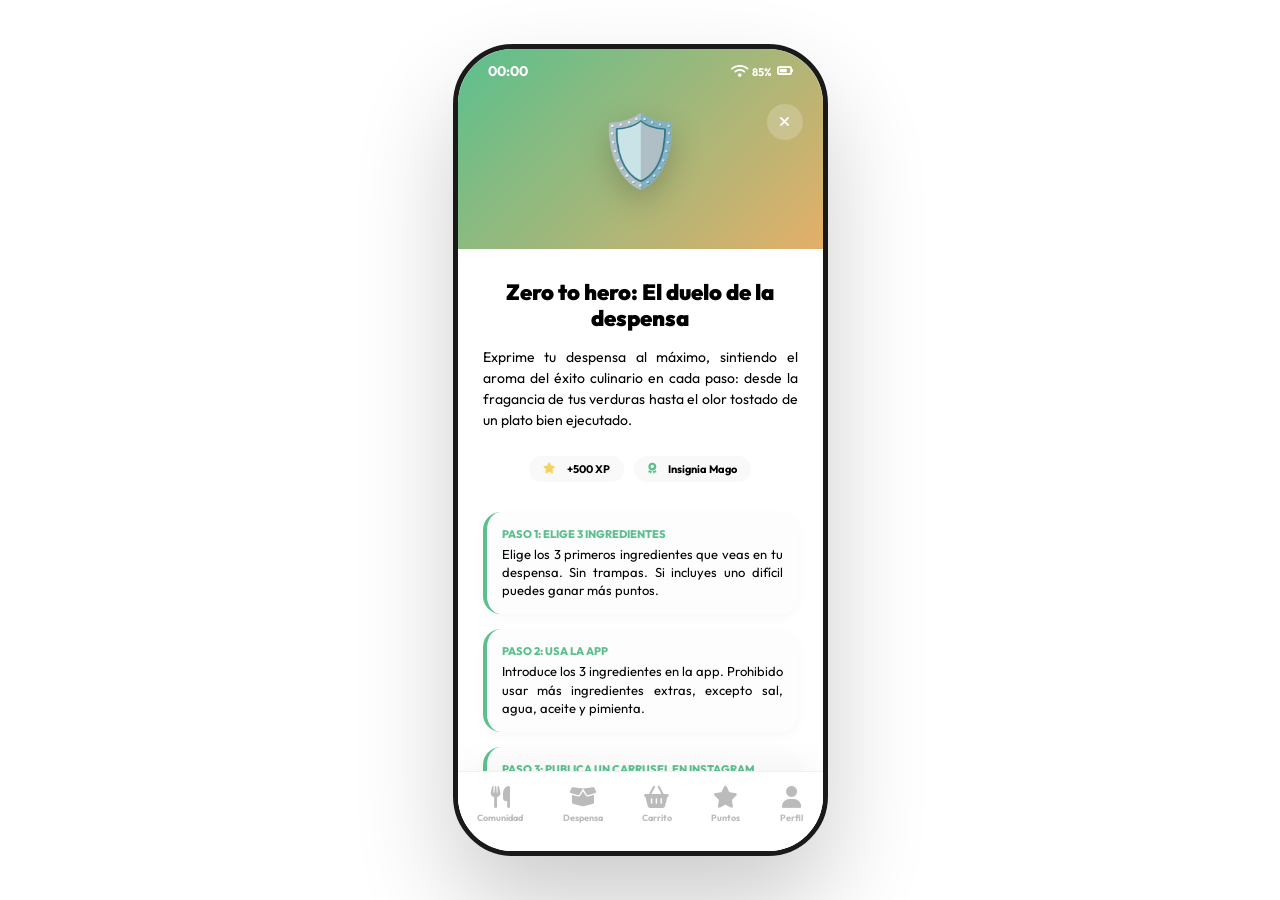
<file: challenge-hero.html>
<!DOCTYPE html>
<html lang="es">
<head>
    <meta charset="UTF-8">
    <meta name="viewport" content="width=device-width, initial-scale=1.0">
    <title>Reto: Zero to hero</title>
    <link href="https://fonts.googleapis.com/css2?family=Outfit:wght@300;400;600;700;800&display=swap" rel="stylesheet">
    <link rel="stylesheet" href="https://cdnjs.cloudflare.com/ajax/libs/font-awesome/6.4.0/css/all.min.css">
    <link rel="icon" type="image/png"
        href="https://github.com/mardellop/Pantry-Chef/blob/main/PantryChef%20Logo.png?raw=true">
    <style>
        :root {
            --primary: #5BC08E;
            --secondary: #FF8A5C;
            --accent: #FFD25A;
            --text: #1a1a1a;
            --bg: #f8f9fa;
        }

        * {
            margin: 0;
            padding: 0;
            box-sizing: border-box;
            font-family: 'Outfit', sans-serif;
        }

        body {
            background-color: #fff;
            display: flex;
            justify-content: center;
            align-items: center;
            min-height: 100vh;
            overflow: hidden;
            color: #000;
        }

        /* Phone Frame */
        .phone-frame {
            height: 812px;
            max-height: 95vh;
            width: auto;
            aspect-ratio: 375 / 812;
            background: #fff;
            border: 5px solid #1a1a1a;
            border-radius: 60px;
            position: relative;
            overflow: hidden;
            box-shadow: 0 50px 100px rgba(0,0,0,0.2);
            display: flex;
            flex-direction: column;
        }

        .status-bar {
            height: 44px;
            padding: 0 30px;
            display: flex;
            justify-content: space-between;
            align-items: center;
            font-size: 14px;
            font-weight: 700;
            color: #fff;
            position: absolute;
            top: 0;
            width: 100%;
            z-index: 1000;
        }

        .notch {
            width: 160px;
            height: 30px;
            background: #1a1a1a;
            border-bottom-left-radius: 20px;
            border-bottom-right-radius: 20px;
        }

        .app-container {
            flex: 1;
            overflow-y: auto;
            scrollbar-width: none;
            background: #fff;
            padding-bottom: 90px; /* Space for the navigation bar */
        }

        .app-container::-webkit-scrollbar {
            display: none;
        }

        .challenge-hero {
            height: 200px;
            background: linear-gradient(135deg, var(--primary), #e4af68);
            display: flex;
            align-items: center;
            justify-content: center;
            position: relative;
            color: #fff;
        }

        .challenge-emoji {
            font-size: 70px;
            filter: drop-shadow(0 10px 15px rgba(0,0,0,0.2));
        }

        .content {
            padding: 30px 25px;
            text-align: center;
        }

        .tag {
            font-size: 10px;
            font-weight: 800;
            color: var(--primary);
            text-transform: uppercase;
            letter-spacing: 1.5px;
            margin-bottom: 8px;
            display: block;
        }

        h1 {
            font-size: 22px;
            font-weight: 900;
            line-height: 1.2;
            margin-bottom: 15px;
        }

        .desc {
            font-size: 14px;
            color: #000;
            margin-bottom: 25px;
            line-height: 1.5;
            text-align: justify;
        }

        /* Phase Styles */
        .phases-container {
            margin-top: 30px;
            text-align: left;
        }

        .phase-card {
            background: #fdfdfd;
            border-radius: 18px;
            padding: 15px;
            margin-bottom: 15px;
            border-left: 4px solid var(--primary);
            box-shadow: 0 4px 12px rgba(0,0,0,0.03);
        }

        .phase-card h5 {
            font-size: 11px;
            color: var(--primary);
            font-weight: 800;
            margin-bottom: 4px;
            text-transform: uppercase;
        }

        .phase-card p {
            font-size: 13px;
            line-height: 1.4;
            color: #000;
            text-align: justify;
        }

        .rankings-box {
            margin-top: 30px;
            background: #fff;
            border: 1px dashed #ccc;
            border-radius: 20px;
            padding: 20px;
            text-align: left;
        }

        .rankings-box h5 {
            font-size: 12px;
            color: #888;
            margin-bottom: 12px;
            text-transform: uppercase;
        }

        .rank-item {
            font-size: 12px;
            margin-bottom: 8px;
            line-height: 1.4;
            color: #000;
        }

        .rank-item span {
            font-weight: 800;
            color: var(--secondary);
        }

        .btn-accept {
            display: block;
            width: 100%;
            padding: 18px;
            background: var(--primary);
            color: #fff;
            border: none;
            border-radius: 20px;
            font-size: 14px;
            font-weight: 800;
            cursor: pointer;
            margin-top: 30px;
            box-shadow: 0 10px 20px rgba(91, 192, 142, 0.2);
            text-align: center;
            text-decoration: none;
        }

        .close-btn {
            position: absolute;
            top: 55px;
            right: 20px;
            width: 36px;
            height: 36px;
            background: rgba(255,255,255,0.2);
            backdrop-filter: blur(10px);
            border-radius: 50%;
            display: flex;
            align-items: center;
            justify-content: center;
            cursor: pointer;
            z-index: 1100;
            color: #fff;
            text-decoration: none;
            font-size: 14px;
        }

        .reward-pills {
            display: flex;
            justify-content: center;
            gap: 10px;
            margin-bottom: 20px;
        }

        .reward-pill {
            background: #f9f9f9;
            padding: 6px 14px;
            border-radius: 50px;
            font-size: 11px;
            font-weight: 700;
            display: flex;
            align-items: center;
            gap: 6px;
            color: #000;
        }
        .reward-pill i {
            margin-right: 6px;
        }

        /* Navigation Bar (Restored for Challenge View) */
        .nav-bar {
            height: 80px;
            background: #fff;
            border-top: 1px solid #f0f0f0;
            display: flex;
            justify-content: space-around;
            align-items: center;
            z-index: 1000;
            box-shadow: 0 -10px 30px rgba(0, 0, 0, 0.03);
            padding-bottom: 15px;
            position: absolute;
            bottom: 0;
            left: 0;
            right: 0;
        }

        .nav-item {
            color: #bbb;
            font-size: 22px;
            cursor: pointer;
            transition: all 0.3s cubic-bezier(0.175, 0.885, 0.32, 1.275);
            display: flex;
            flex-direction: column;
            align-items: center;
        }

        .nav-item.active {
            color: #5BC08E;
            transform: translateY(-5px);
        }

        .nav-item span {
            font-size: 9px;
            margin-top: 4px;
            font-weight: 700;
            color: #bbb; /* Explicitly grey text */
        }
    </style>
</head>
<body>

<div class="phone-frame">
        <div class="status-bar">
            <div class="status-left">
                <span id="current-time">00:00</span>
            </div>
            <div class="status-right">
                <i class="fas fa-wifi"></i>
                <span style="font-size: 11px; margin-right: 2px;">85%</span>
                <i class="fas fa-battery-three-quarters"></i>
            </div>
        </div>


        <a href="#" class="close-btn" onclick="event.preventDefault(); navToParent('profile');"><i class="fas fa-times"></i></a>

        <div class="app-container">
            <div class="challenge-hero">
                <div class="challenge-emoji">🛡️</div>
            </div>

            <div class="content">
                <h1>Zero to hero: El duelo de la despensa</h1>
                <p class="desc">Exprime tu despensa al máximo, sintiendo el aroma del éxito culinario en cada paso: desde la fragancia de tus verduras hasta el olor tostado de un plato bien ejecutado.</p>

                <div class="reward-pills">
                    <div class="reward-pill"><i class="fas fa-star" style="color: #f5d263;"></i> +500 XP</div>
                    <div class="reward-pill"><i class="fas fa-award" style="color: var(--primary);"></i> Insignia Mago</div>
                </div>

                <div class="phases-container">
                    <div class="phase-card">
                        <h5>PASO 1: ELIGE 3 INGREDIENTES</h5>
                        <p>Elige los 3 primeros ingredientes que veas en tu despensa. Sin trampas. Si incluyes uno difícil puedes ganar más puntos.</p>
                    </div>
                    <div class="phase-card">
                        <h5>PASO 2: USA LA APP</h5>
                        <p>Introduce los 3 ingredientes en la app. Prohibido usar más ingredientes extras, excepto sal, agua, aceite y pimienta.</p>
                    </div>
                    <div class="phase-card">
                        <h5>PASO 3: PUBLICA UN CARRUSEL EN INSTAGRAM</h5>
                        <p>Publica tu proceso: Haz una foto de los ingredientes usados, otro que enseñe la receta que ha generado Pantry Chef y, finalmente, otra imagen que muestre el resultado del plato. Es importante que uses el hashtag #PantryHero.</p>
                    </div>
                </div>

                <a href="#" class="btn-accept" onclick="event.preventDefault(); navToParent('profile');">¡ACEPTO EL RETO!</a>
                
                <div style="height: 40px;"></div>
            </div>
        </div>

        <!-- Navigation Bar (Bottom) -->
        <nav class="nav-bar">
            <div class="nav-item" onclick="navToParent('home')">
                <i class="fas fa-utensils"></i>
                <span>Comunidad</span>
            </div>
            <div class="nav-item" onclick="navToParent('pantry')">
                <i class="fas fa-box-open"></i>
                <span>Despensa</span>
            </div>
            <div class="nav-item" onclick="navToParent('cart')">
                <i class="fas fa-shopping-basket"></i>
                <span>Carrito</span>
            </div>
            <div class="nav-item" onclick="navToParent('points')">
                <i class="fas fa-star"></i>
                <span>Puntos</span>
            </div>
            <div class="nav-item" onclick="navToParent('profile')">
                <i class="fas fa-user"></i>
                <span>Perfil</span>
            </div>
        </nav>
    </div>

    <script>
        function navToParent(screen) {
            console.log("Navigating to parent screen:", screen);
            try {
                const parentWin = window.parent || window.top;
                if (parentWin && typeof parentWin.showScreen === 'function') {
                    // Trigger sound in parent
                    if (parentWin.SoundEngine) parentWin.SoundEngine.navDing();
                    // Navigate parent
                    parentWin.showScreen(screen);
                    // Close overlay
                    if (typeof parentWin.closePageOverlay === 'function') {
                        parentWin.closePageOverlay();
                    }
                } else {
                    window.location.href = 'index.html';
                }
            } catch (e) {
                console.error("Navigation failed:", e);
                window.location.href = 'index.html';
            }
        }
    </script>
</body>
</html>
</file>
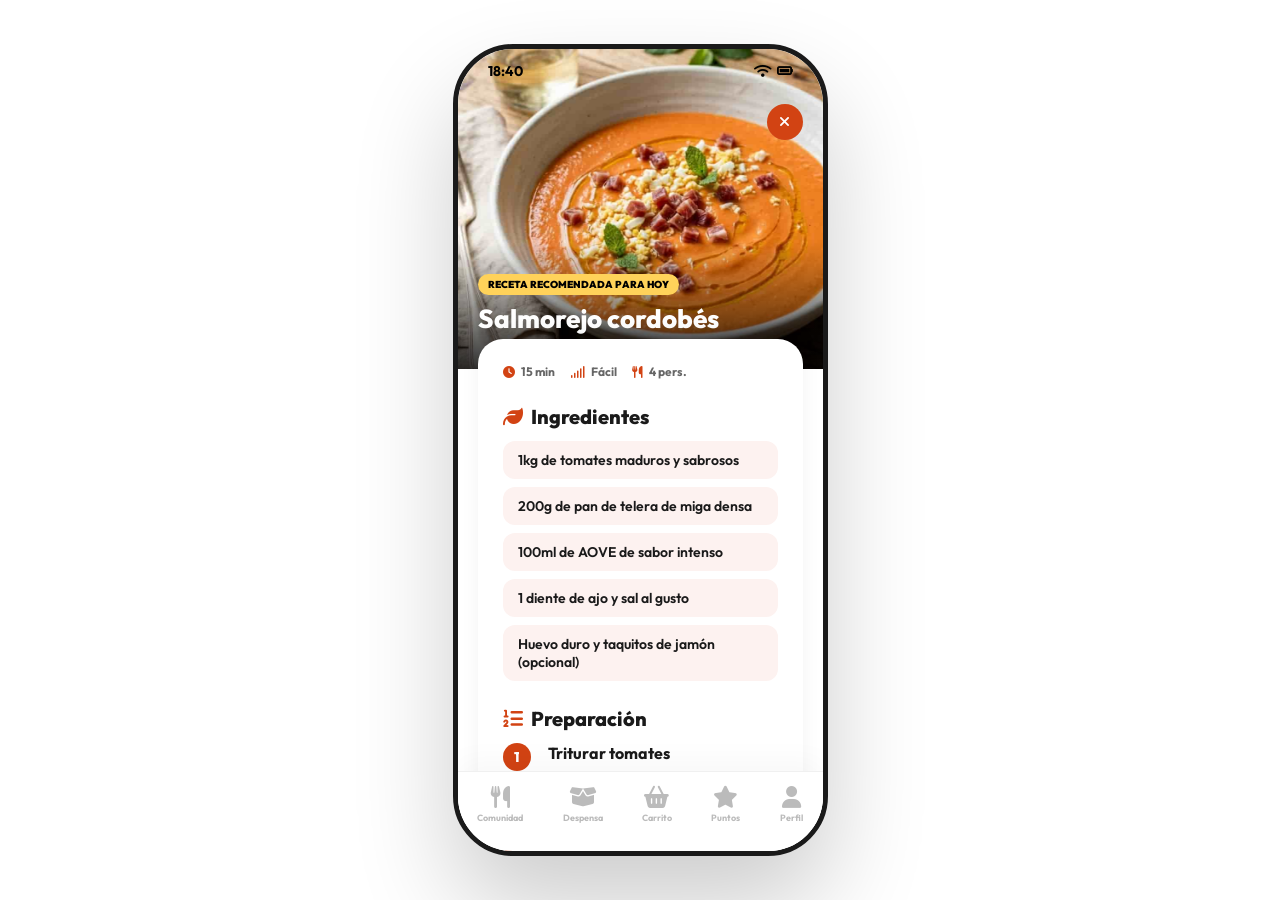
<file: salmorejo.html>
<!DOCTYPE html>
<html lang="es">
<head>
    <meta charset="UTF-8">
    <meta name="viewport" content="width=device-width, initial-scale=1.0">
    <title>Salmorejo cordobés</title>
    <link href="https://fonts.googleapis.com/css2?family=Outfit:wght@300;400;600;700;800&display=swap" rel="stylesheet">
    <link rel="stylesheet" href="https://cdnjs.cloudflare.com/ajax/libs/font-awesome/6.4.0/css/all.min.css">
    <link rel="icon" type="image/png"
        href="https://github.com/mardellop/Pantry-Chef/blob/main/PantryChef%20Logo.png?raw=true">
    <style>
        :root {
            --primary: #d24313;
            --accent: #FFD25A;
            --text: #1a1a1a;
            --bg: #f8f9fa;
        }

        * {
            margin: 0;
            padding: 0;
            box-sizing: border-box;
            font-family: 'Outfit', sans-serif;
        }

        body {
            background-color: #fff;
            display: flex;
            justify-content: center;
            align-items: center;
            min-height: 100vh;
            overflow: hidden;
            color: var(--text);
        }

        /* Phone Frame */
        .phone-frame {
            height: 812px;
            max-height: 95vh;
            width: auto;
            aspect-ratio: 375 / 812;
            background: #fff;
            border: 5px solid #1a1a1a;
            border-radius: 60px;
            position: relative;
            overflow: hidden;
            box-shadow: 0 50px 100px rgba(0,0,0,0.2);
            display: flex;
            flex-direction: column;
        }

        .status-bar {
            height: 44px;
            padding: 0 30px;
            display: flex;
            justify-content: space-between;
            align-items: center;
            font-size: 14px;
            font-weight: 700;
            color: #000;
            position: absolute;
            top: 0;
            width: 100%;
            z-index: 1000;
        }

        .notch {
            width: 160px;
            height: 30px;
            background: #1a1a1a;
            border-bottom-left-radius: 20px;
            border-bottom-right-radius: 20px;
        }

        .app-container {
            flex: 1;
            overflow-y: auto;
            scrollbar-width: none;
            background: #fff;
            padding-bottom: 90px; /* Space for the navigation bar */
        }

        .app-container::-webkit-scrollbar {
            display: none;
        }

        .hero {
            position: relative;
            height: 45%;
            min-height: 300px;
            overflow: hidden;
        }

        .hero img {
            width: 100%;
            height: 100%;
            object-fit: cover;
        }

        .hero-overlay {
            position: absolute;
            bottom: 0;
            left: 0;
            right: 0;
            padding: 30px 20px;
            background: linear-gradient(transparent, rgba(0,0,0,0.8));
            color: #fff;
        }

        .recipe-content {
            padding: 0 20px 40px;
            margin-top: -30px;
            position: relative;
        }

        .recipe-card {
            background: #fff;
            border-radius: 25px;
            padding: 25px;
            box-shadow: 0 -10px 20px rgba(0,0,0,0.05);
	    text-align: justify;
        }

        h1 {
            font-size: 26px;
            font-weight: 800;
            margin-bottom: 5px;
            line-height: 1.2;
        }

        .meta {
            display: flex;
            gap: 15px;
            margin-bottom: 25px;
            color: #666;
            font-size: 12px;
            font-weight: 700;
	    text-align: left;        
}

        .meta i {
            color: var(--primary);
            margin-right: 4px;
        }

        .section-title {
            font-size: 20px;
            font-weight: 800;
            margin: 25px 0 12px;
            display: flex;
            align-items: center;
            gap: 8px;
        }

        .section-title i {
            color: var(--primary);
        }

        .ingredient-list {
            list-style: none;
            display: flex;
            flex-direction: column;
            gap: 8px;
        }

        .ingredient-list li {
            padding: 10px 15px;
            background: #fdf2f0;
            border-radius: 12px;
            font-weight: 600;
            font-size: 14px;
	    text-align: left;
        }

        .steps {
            counter-reset: step;
        }

        .step-item {
            position: relative;
            padding-left: 45px;
            margin-bottom: 20px;
        }

        .step-item::before {
            counter-increment: step;
            content: counter(step);
            position: absolute;
            left: 0;
            top: 0;
            width: 28px;
            height: 28px;
            background: var(--primary);
            color: #fff;
            border-radius: 50%;
            display: flex;
            align-items: center;
            justify-content: center;
            font-weight: 800;
            font-size: 14px;
        }

        .step-item h4 {
            font-size: 16px;
            margin-bottom: 4px;
            font-weight: 700;
        }

        .step-item p {
            font-size: 14px;
            color: #555;
            line-height: 1.5;
        }

        .close-btn {
            position: absolute;
            top: 55px;
            right: 20px;
            width: 36px;
            height: 36px;
            background: #d24313;
            backdrop-filter: blur(10px);
            border-radius: 50%;
            display: flex;
            align-items: center;
            justify-content: center;
            cursor: pointer;
            z-index: 1100;
            color: #fff;
            text-decoration: none;
            font-size: 14px;
        }

        .premium-tag {
            background: var(--accent);
            color: #000;
            padding: 4px 10px;
            border-radius: 50px;
            font-size: 10px;
            font-weight: 900;
            display: inline-block;
            margin-bottom: 8px;
            text-transform: uppercase;
        }

        .intro {
            font-size: 14px;
            color: #666;
            margin-bottom: 10px;
            line-height: 1.6;
        }

        /* Navigation Bar (Restored for Recipe View) */
        .nav-bar {
            height: 80px;
            background: #fff;
            border-top: 1px solid #f0f0f0;
            display: flex;
            justify-content: space-around;
            align-items: center;
            z-index: 1000;
            box-shadow: 0 -10px 30px rgba(0, 0, 0, 0.03);
            padding-bottom: 15px;
            position: absolute;
            bottom: 0;
            left: 0;
            right: 0;
        }

        .nav-item {
            color: #bbb;
            font-size: 22px;
            cursor: pointer;
            transition: all 0.3s cubic-bezier(0.175, 0.885, 0.32, 1.275);
            display: flex;
            flex-direction: column;
            align-items: center;
        }

        .nav-item.active {
            color: #d24313;
            transform: translateY(-5px);
        }

        .nav-item span {
            font-size: 9px;
            margin-top: 4px;
            font-weight: 700;
        }
    </style>
</head>
<body>

    <div class="phone-frame">
        <div class="status-bar">
            <span>18:40</span>
            <div style="display: flex; gap: 5px; align-items: center;">
                <i class="fas fa-wifi"></i>
                <i class="fas fa-battery-full"></i>
            </div>
        </div>

        <a href="#" class="close-btn" onclick="event.preventDefault(); navToParent('profile');"><i class="fas fa-times"></i></a>

        <div class="app-container">
            <div class="hero">
                <img src="salmorejo-cordobes.png" alt="Salmorejo Cordobés">
                <div class="hero-overlay">
                    <span class="premium-tag">RECETA RECOMENDADA PARA HOY</span>
                    <h1>Salmorejo cordobés</h1>
                </div>
            </div>

            <div class="recipe-content">
                <div class="recipe-card">
                    <div class="meta">
                        <span><i class="fas fa-clock"></i> 15 min</span>
                        <span><i class="fas fa-signal"></i> Fácil</span>
                        <span><i class="fas fa-utensils"></i> 4 pers.</span>
                    </div>

                    <h3 class="section-title"><i class="fas fa-leaf"></i> Ingredientes</h3>
                    <ul class="ingredient-list">
                        <li>1kg de tomates maduros y sabrosos</li>
                        <li>200g de pan de telera de miga densa</li>
                        <li>100ml de AOVE de sabor intenso</li>
                        <li>1 diente de ajo y sal al gusto</li>
                        <li>Huevo duro y taquitos de jamón (opcional)</li>
                    </ul>

                    <h3 class="section-title"><i class="fas fa-list-ol"></i> Preparación</h3>
                    <div class="steps">
                        <div class="step-item">
                            <h4>Triturar tomates</h4>
                            <p>Lava bien los tomates y tritúralos hasta obtener una base espesa.</p>
                        </div>
                        <div class="step-item">
                            <h4>Añadir el pan</h4>
                            <p>Corta el pan y añádelo a los tomates. Deja que se empape durante 5 minutos para que la miga se ablande, creando una base con cuerpo y textura.</p>
                        </div>
                        <div class="step-item">
                            <h4>Emulsionar AOVE</h4>
                            <p>Añade el ajo y la sal. Tritura mientras echas el AOVE poco a poco, logrando una emulsión cremosa y un sabor equilibrado.</p>
                        </div>
                        <div class="step-item">
                            <h4>Enfriar y servir</h4>
                            <p>Enfría 2h para un resultado refrescante. Sirve con huevo duro y taquitos de jamón.</p>
                        </div>
                    </div>
                </div>
            </div>
        </div>

        <!-- Navigation Bar (Bottom) -->
        <nav class="nav-bar">
            <div class="nav-item" onclick="navToParent('home')">
                <i class="fas fa-utensils"></i>
                <span>Comunidad</span>
            </div>
            <div class="nav-item" onclick="navToParent('pantry')">
                <i class="fas fa-box-open"></i>
                <span>Despensa</span>
            </div>
            <div class="nav-item" onclick="navToParent('cart')">
                <i class="fas fa-shopping-basket"></i>
                <span>Carrito</span>
            </div>
            <div class="nav-item" onclick="navToParent('points')">
                <i class="fas fa-star"></i>
                <span>Puntos</span>
            </div>
            <div class="nav-item" onclick="navToParent('profile')">
                <i class="fas fa-user"></i>
                <span>Perfil</span>
            </div>
        </nav>
    </div>

    <script>
        function navToParent(screen) {
            console.log("Navigating to parent screen:", screen);
            try {
                const parentWin = window.parent || window.top;
                if (parentWin && typeof parentWin.showScreen === 'function') {
                    // Trigger sound in parent
                    if (parentWin.SoundEngine) parentWin.SoundEngine.navDing();
                    // Navigate parent
                    parentWin.showScreen(screen);
                    // Close overlay
                    if (typeof parentWin.closePageOverlay === 'function') {
                        parentWin.closePageOverlay();
                    }
                } else {
                    window.location.href = 'index.html';
                }
            } catch (e) {
                console.error("Navigation failed:", e);
                window.location.href = 'index.html';
            }
        }
    </script>
</body>
</html>
</file>
